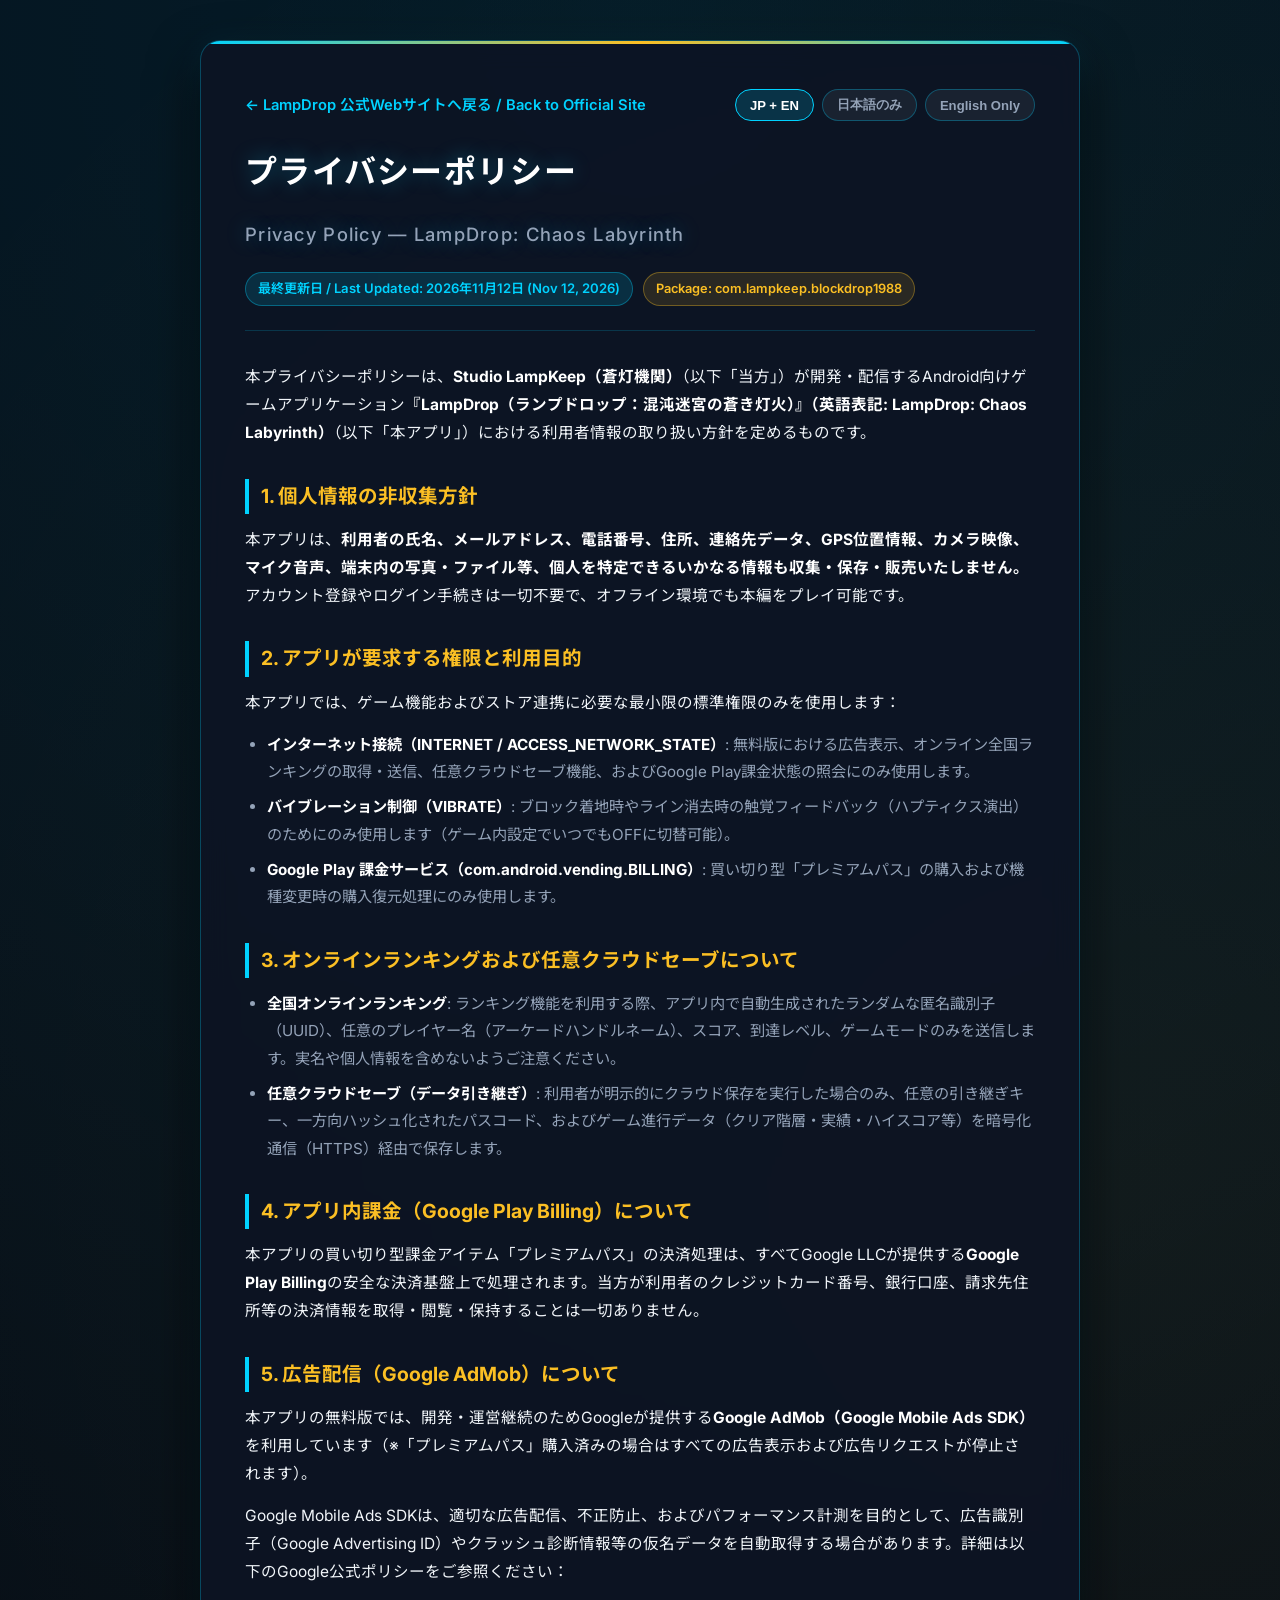
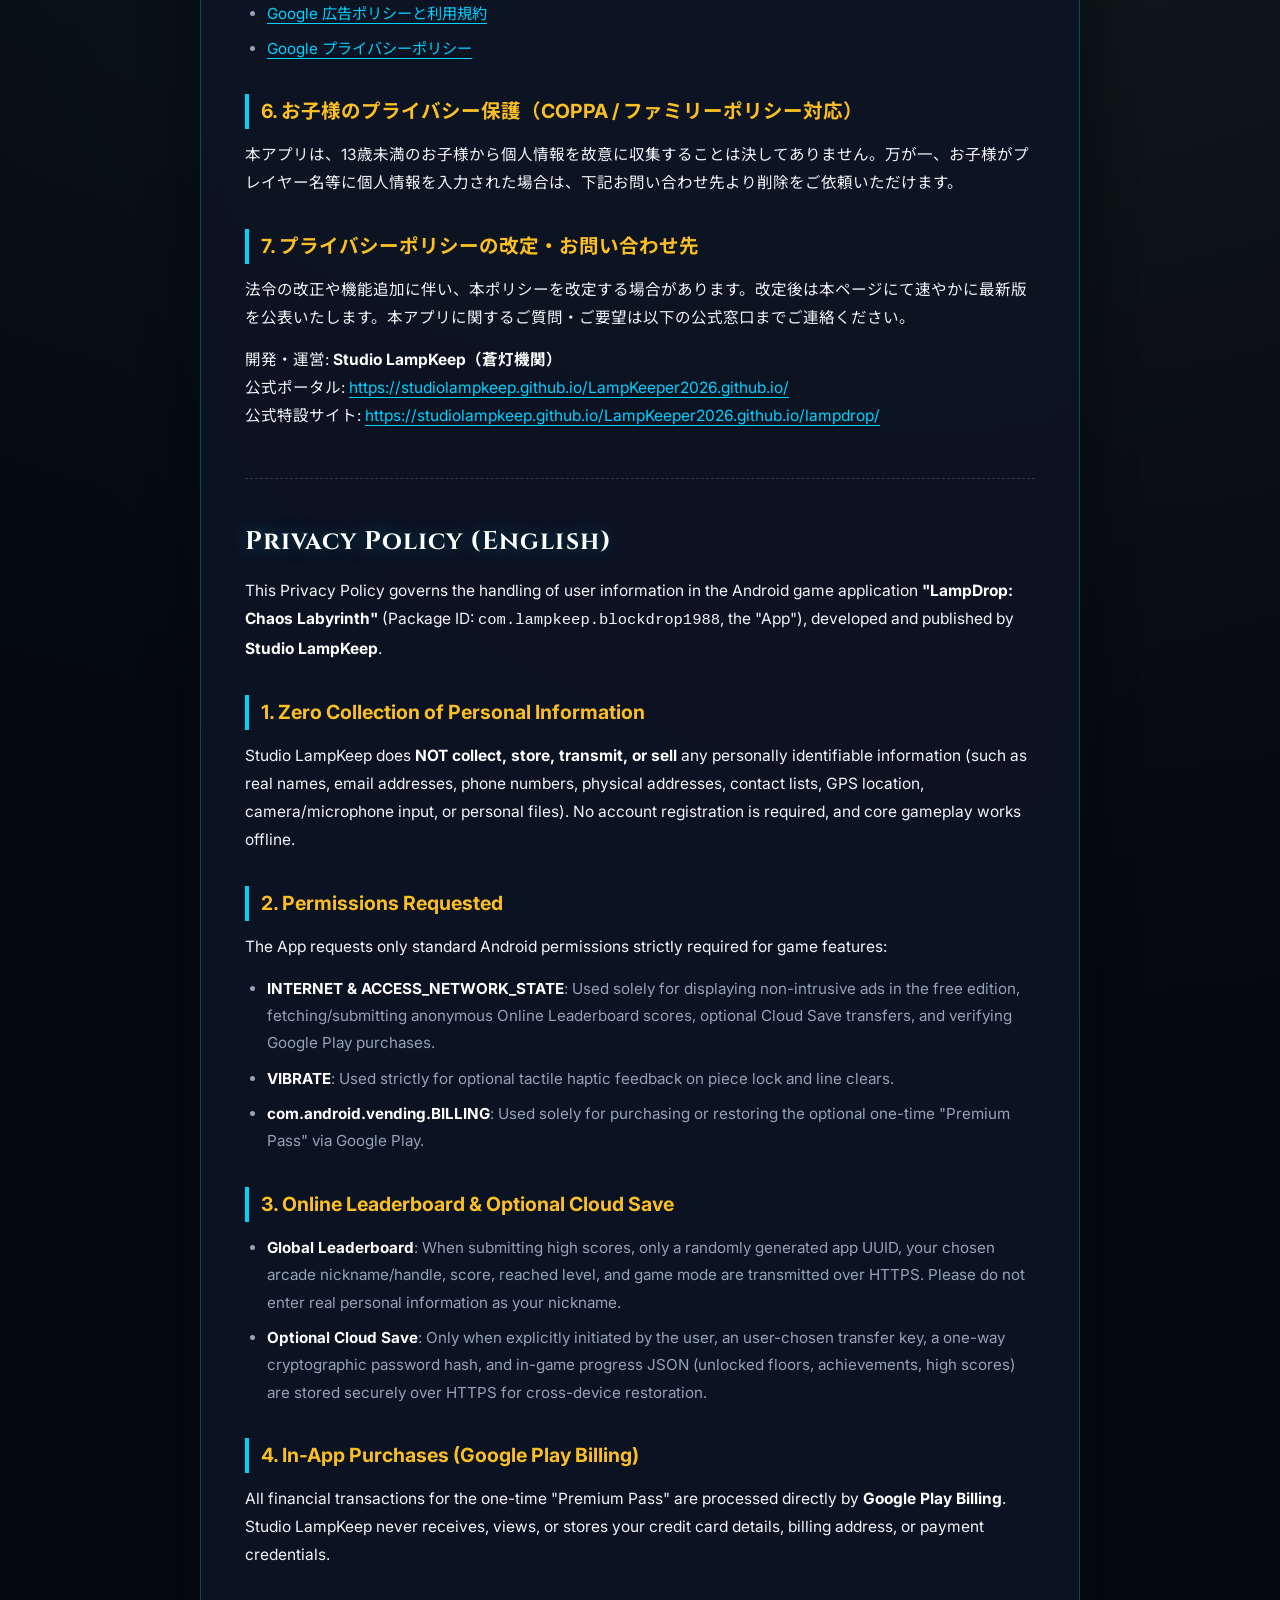
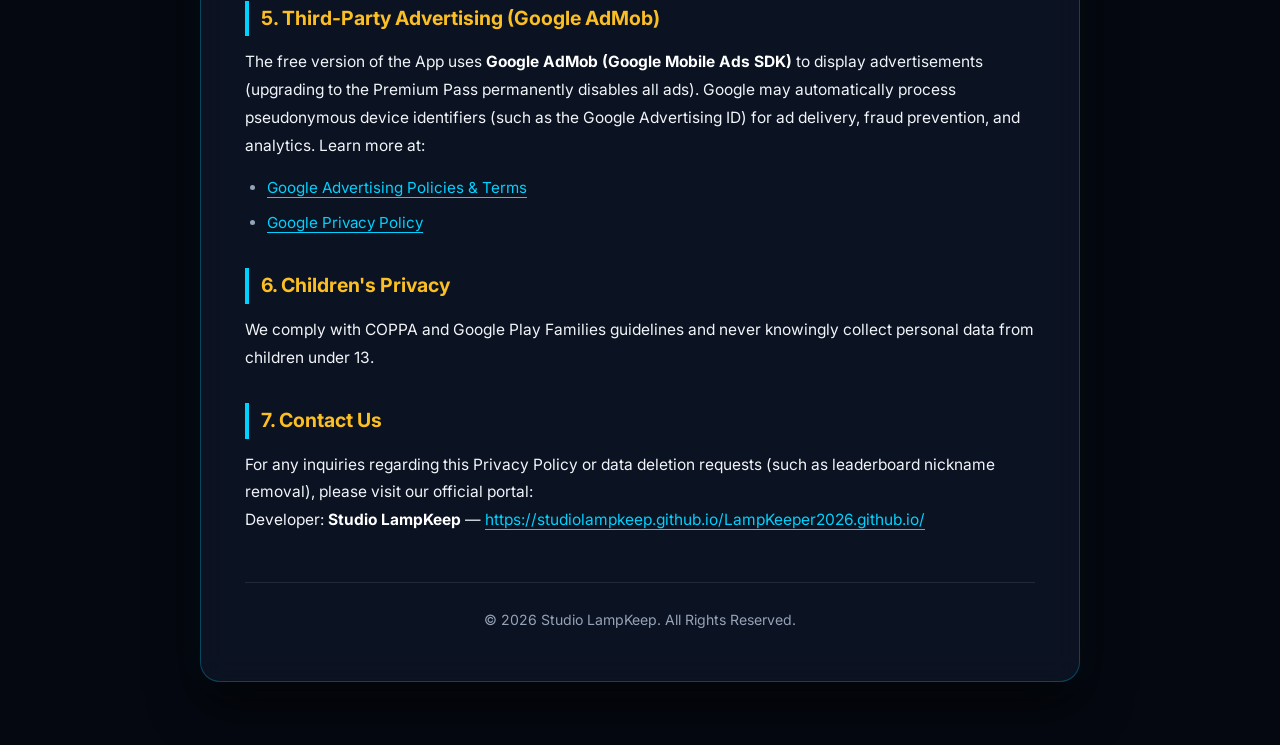
<file: lampdrop-privacy.html>
<!DOCTYPE html>
<html lang="ja">
<head>
    <meta charset="UTF-8">
    <meta name="viewport" content="width=device-width, initial-scale=1.0">
    <title>プライバシーポリシー (Privacy Policy) - LampDrop | Studio LampKeep</title>
    <meta name="description" content="Studio LampKeepが開発するダークファンタジー落下パズルRPG『LampDrop（ランプドロップ：混沌迷宮の蒼き灯火）』の公式プライバシーポリシー（日本語 / English）。">
    <link rel="icon" type="image/png" href="lampdrop/img/icon.png">
    <!-- Google Fonts -->
    <link rel="preconnect" href="https://fonts.googleapis.com">
    <link rel="preconnect" href="https://fonts.gstatic.com" crossorigin>
    <link href="https://fonts.googleapis.com/css2?family=Cinzel:wght@600;800&family=Inter:wght@400;500;600;700&family=Noto+Sans+JP:wght@400;500;700&display=swap" rel="stylesheet">
    <style>
        :root {
            --bg-color: #050811;
            --card-bg: rgba(13, 20, 36, 0.88);
            --card-border: rgba(0, 210, 255, 0.28);
            --text-main: #f1f5f9;
            --text-muted: #94a3b8;
            --accent-cyan: #00d2ff;
            --accent-gold: #fbbf24;
        }

        * {
            box-sizing: border-box;
            margin: 0;
            padding: 0;
        }

        body {
            background-color: var(--bg-color);
            background-image:
                radial-gradient(circle at 50% 0%, rgba(0, 210, 255, 0.1) 0%, transparent 60%),
                radial-gradient(circle at 85% 30%, rgba(251, 191, 36, 0.06) 0%, transparent 50%);
            color: var(--text-main);
            font-family: 'Inter', 'Noto Sans JP', sans-serif;
            line-height: 1.8;
            padding: 40px 20px 64px;
            min-height: 100vh;
        }

        .container {
            max-width: 880px;
            margin: 0 auto;
            background: var(--card-bg);
            border: 1px solid var(--card-border);
            border-radius: 20px;
            padding: 48px 44px;
            box-shadow: 0 20px 50px rgba(0, 0, 0, 0.75), 0 0 30px rgba(0, 210, 255, 0.08);
            backdrop-filter: blur(14px);
            position: relative;
            overflow: hidden;
        }

        .container::before {
            content: '';
            position: absolute;
            top: 0;
            left: 0;
            right: 0;
            height: 3px;
            background: linear-gradient(90deg, var(--accent-cyan), var(--accent-gold), var(--accent-cyan));
        }

        .top-bar {
            display: flex;
            justify-content: space-between;
            align-items: center;
            flex-wrap: wrap;
            gap: 12px;
            margin-bottom: 24px;
        }

        .nav-back {
            display: inline-flex;
            align-items: center;
            gap: 8px;
            color: var(--accent-cyan);
            text-decoration: none;
            font-size: 0.92rem;
            font-weight: 600;
            transition: transform 0.2s ease, color 0.2s ease;
        }

        .nav-back:hover {
            color: #ffffff;
            transform: translateX(-4px);
        }

        .lang-tabs {
            display: inline-flex;
            gap: 8px;
        }

        .lang-tab {
            background: rgba(255, 255, 255, 0.06);
            border: 1px solid rgba(0, 210, 255, 0.3);
            color: var(--text-muted);
            padding: 6px 14px;
            border-radius: 999px;
            font-size: 0.82rem;
            font-weight: 700;
            cursor: pointer;
            transition: all 0.2s ease;
        }

        .lang-tab.active, .lang-tab:hover {
            background: rgba(0, 210, 255, 0.16);
            border-color: var(--accent-cyan);
            color: #ffffff;
        }

        .header {
            border-bottom: 1px solid rgba(0, 210, 255, 0.18);
            padding-bottom: 24px;
            margin-bottom: 32px;
        }

        h1 {
            font-family: 'Cinzel', 'Noto Sans JP', serif;
            font-size: 2rem;
            color: #ffffff;
            letter-spacing: 0.04em;
            margin-bottom: 12px;
            text-shadow: 0 0 20px rgba(0, 210, 255, 0.35);
        }

        .meta-row {
            display: flex;
            flex-wrap: wrap;
            gap: 10px;
            align-items: center;
        }

        .updated-badge {
            display: inline-block;
            background: rgba(0, 210, 255, 0.14);
            color: var(--accent-cyan);
            border: 1px solid rgba(0, 210, 255, 0.35);
            padding: 4px 12px;
            border-radius: 999px;
            font-size: 0.82rem;
            font-weight: 600;
        }

        .pkg-badge {
            display: inline-block;
            background: rgba(251, 191, 36, 0.12);
            color: var(--accent-gold);
            border: 1px solid rgba(251, 191, 36, 0.35);
            padding: 4px 12px;
            border-radius: 999px;
            font-size: 0.8rem;
            font-weight: 600;
        }

        h2 {
            font-size: 1.22rem;
            color: var(--accent-gold);
            margin-top: 32px;
            margin-bottom: 12px;
            border-left: 4px solid var(--accent-cyan);
            padding-left: 12px;
        }

        p {
            color: var(--text-main);
            margin-bottom: 14px;
            font-size: 0.97rem;
        }

        ul {
            margin-left: 22px;
            margin-bottom: 18px;
            color: var(--text-muted);
            font-size: 0.95rem;
        }

        li {
            margin-bottom: 8px;
        }

        strong {
            color: #ffffff;
        }

        a {
            color: var(--accent-cyan);
            text-decoration: underline;
            text-underline-offset: 4px;
        }

        a:hover {
            color: #ffffff;
        }

        .en-section {
            margin-top: 48px;
            padding-top: 40px;
            border-top: 1px dashed rgba(255, 255, 255, 0.16);
        }

        .footer {
            margin-top: 48px;
            text-align: center;
            border-top: 1px solid rgba(255, 255, 255, 0.1);
            padding-top: 24px;
            color: var(--text-muted);
            font-size: 0.88rem;
        }

        @media (max-width: 640px) {
            body {
                padding: 20px 12px 44px;
            }
            .container {
                padding: 28px 20px;
            }
            h1 {
                font-size: 1.5rem;
            }
        }
    </style>
</head>
<body>

<div class="container">
    <div class="top-bar">
        <a href="lampdrop/index.html" class="nav-back">← LampDrop 公式Webサイトへ戻る / Back to Official Site</a>
        <div class="lang-tabs">
            <button class="lang-tab active" onclick="filterLang('both', this)">JP + EN</button>
            <button class="lang-tab" onclick="filterLang('ja', this)">日本語のみ</button>
            <button class="lang-tab" onclick="filterLang('en', this)">English Only</button>
        </div>
    </div>

    <div class="header">
        <h1>プライバシーポリシー<br><span style="font-size: 1.15rem; font-family: 'Inter', sans-serif; font-weight: 500; color: var(--text-muted);">Privacy Policy — LampDrop: Chaos Labyrinth</span></h1>
        <div class="meta-row">
            <span class="updated-badge">最終更新日 / Last Updated: 2026年11月12日 (Nov 12, 2026)</span>
            <span class="pkg-badge">Package: com.lampkeep.blockdrop1988</span>
        </div>
    </div>

    <!-- Japanese Section -->
    <div id="secJa">
        <p>本プライバシーポリシーは、<strong>Studio LampKeep（蒼灯機関）</strong>（以下「当方」）が開発・配信するAndroid向けゲームアプリケーション<strong>『LampDrop（ランプドロップ：混沌迷宮の蒼き灯火）』（英語表記: LampDrop: Chaos Labyrinth）</strong>（以下「本アプリ」）における利用者情報の取り扱い方針を定めるものです。</p>

        <h2>1. 個人情報の非収集方針</h2>
        <p>本アプリは、<strong>利用者の氏名、メールアドレス、電話番号、住所、連絡先データ、GPS位置情報、カメラ映像、マイク音声、端末内の写真・ファイル等、個人を特定できるいかなる情報も収集・保存・販売いたしません。</strong> アカウント登録やログイン手続きは一切不要で、オフライン環境でも本編をプレイ可能です。</p>

        <h2>2. アプリが要求する権限と利用目的</h2>
        <p>本アプリでは、ゲーム機能およびストア連携に必要な最小限の標準権限のみを使用します：</p>
        <ul>
            <li><strong>インターネット接続（INTERNET / ACCESS_NETWORK_STATE）</strong>: 無料版における広告表示、オンライン全国ランキングの取得・送信、任意クラウドセーブ機能、およびGoogle Play課金状態の照会にのみ使用します。</li>
            <li><strong>バイブレーション制御（VIBRATE）</strong>: ブロック着地時やライン消去時の触覚フィードバック（ハプティクス演出）のためにのみ使用します（ゲーム内設定でいつでもOFFに切替可能）。</li>
            <li><strong>Google Play 課金サービス（com.android.vending.BILLING）</strong>: 買い切り型「プレミアムパス」の購入および機種変更時の購入復元処理にのみ使用します。</li>
        </ul>

        <h2>3. オンラインランキングおよび任意クラウドセーブについて</h2>
        <ul>
            <li><strong>全国オンラインランキング</strong>: ランキング機能を利用する際、アプリ内で自動生成されたランダムな匿名識別子（UUID）、任意のプレイヤー名（アーケードハンドルネーム）、スコア、到達レベル、ゲームモードのみを送信します。実名や個人情報を含めないようご注意ください。</li>
            <li><strong>任意クラウドセーブ（データ引き継ぎ）</strong>: 利用者が明示的にクラウド保存を実行した場合のみ、任意の引き継ぎキー、一方向ハッシュ化されたパスコード、およびゲーム進行データ（クリア階層・実績・ハイスコア等）を暗号化通信（HTTPS）経由で保存します。</li>
        </ul>

        <h2>4. アプリ内課金（Google Play Billing）について</h2>
        <p>本アプリの買い切り型課金アイテム「プレミアムパス」の決済処理は、すべてGoogle LLCが提供する<strong>Google Play Billing</strong>の安全な決済基盤上で処理されます。当方が利用者のクレジットカード番号、銀行口座、請求先住所等の決済情報を取得・閲覧・保持することは一切ありません。</p>

        <h2>5. 広告配信（Google AdMob）について</h2>
        <p>本アプリの無料版では、開発・運営継続のためGoogleが提供する<strong>Google AdMob（Google Mobile Ads SDK）</strong>を利用しています（※「プレミアムパス」購入済みの場合はすべての広告表示および広告リクエストが停止されます）。</p>
        <p>Google Mobile Ads SDKは、適切な広告配信、不正防止、およびパフォーマンス計測を目的として、広告識別子（Google Advertising ID）やクラッシュ診断情報等の仮名データを自動取得する場合があります。詳細は以下のGoogle公式ポリシーをご参照ください：</p>
        <ul>
            <li><a href="https://policies.google.com/technologies/ads" target="_blank" rel="noopener">Google 広告ポリシーと利用規約</a></li>
            <li><a href="https://policies.google.com/privacy" target="_blank" rel="noopener">Google プライバシーポリシー</a></li>
        </ul>

        <h2>6. お子様のプライバシー保護（COPPA / ファミリーポリシー対応）</h2>
        <p>本アプリは、13歳未満のお子様から個人情報を故意に収集することは決してありません。万が一、お子様がプレイヤー名等に個人情報を入力された場合は、下記お問い合わせ先より削除をご依頼いただけます。</p>

        <h2>7. プライバシーポリシーの改定・お問い合わせ先</h2>
        <p>法令の改正や機能追加に伴い、本ポリシーを改定する場合があります。改定後は本ページにて速やかに最新版を公表いたします。本アプリに関するご質問・ご要望は以下の公式窓口までご連絡ください。</p>
        <p>開発・運営: <strong>Studio LampKeep（蒼灯機関）</strong><br>
        公式ポータル: <a href="https://studiolampkeep.github.io/LampKeeper2026.github.io/" target="_blank" rel="noopener">https://studiolampkeep.github.io/LampKeeper2026.github.io/</a><br>
        公式特設サイト: <a href="https://studiolampkeep.github.io/LampKeeper2026.github.io/lampdrop/" target="_blank" rel="noopener">https://studiolampkeep.github.io/LampKeeper2026.github.io/lampdrop/</a></p>
    </div>

    <!-- English Section -->
    <div id="secEn" class="en-section">
        <h1 style="font-size: 1.6rem;">Privacy Policy (English)</h1>
        <p style="margin-top: 10px;">This Privacy Policy governs the handling of user information in the Android game application <strong>"LampDrop: Chaos Labyrinth"</strong> (Package ID: <code>com.lampkeep.blockdrop1988</code>, the "App"), developed and published by <strong>Studio LampKeep</strong>.</p>

        <h2>1. Zero Collection of Personal Information</h2>
        <p>Studio LampKeep does <strong>NOT collect, store, transmit, or sell</strong> any personally identifiable information (such as real names, email addresses, phone numbers, physical addresses, contact lists, GPS location, camera/microphone input, or personal files). No account registration is required, and core gameplay works offline.</p>

        <h2>2. Permissions Requested</h2>
        <p>The App requests only standard Android permissions strictly required for game features:</p>
        <ul>
            <li><strong>INTERNET &amp; ACCESS_NETWORK_STATE</strong>: Used solely for displaying non-intrusive ads in the free edition, fetching/submitting anonymous Online Leaderboard scores, optional Cloud Save transfers, and verifying Google Play purchases.</li>
            <li><strong>VIBRATE</strong>: Used strictly for optional tactile haptic feedback on piece lock and line clears.</li>
            <li><strong>com.android.vending.BILLING</strong>: Used solely for purchasing or restoring the optional one-time "Premium Pass" via Google Play.</li>
        </ul>

        <h2>3. Online Leaderboard &amp; Optional Cloud Save</h2>
        <ul>
            <li><strong>Global Leaderboard</strong>: When submitting high scores, only a randomly generated app UUID, your chosen arcade nickname/handle, score, reached level, and game mode are transmitted over HTTPS. Please do not enter real personal information as your nickname.</li>
            <li><strong>Optional Cloud Save</strong>: Only when explicitly initiated by the user, an user-chosen transfer key, a one-way cryptographic password hash, and in-game progress JSON (unlocked floors, achievements, high scores) are stored securely over HTTPS for cross-device restoration.</li>
        </ul>

        <h2>4. In-App Purchases (Google Play Billing)</h2>
        <p>All financial transactions for the one-time "Premium Pass" are processed directly by <strong>Google Play Billing</strong>. Studio LampKeep never receives, views, or stores your credit card details, billing address, or payment credentials.</p>

        <h2>5. Third-Party Advertising (Google AdMob)</h2>
        <p>The free version of the App uses <strong>Google AdMob (Google Mobile Ads SDK)</strong> to display advertisements (upgrading to the Premium Pass permanently disables all ads). Google may automatically process pseudonymous device identifiers (such as the Google Advertising ID) for ad delivery, fraud prevention, and analytics. Learn more at:</p>
        <ul>
            <li><a href="https://policies.google.com/technologies/ads" target="_blank" rel="noopener">Google Advertising Policies &amp; Terms</a></li>
            <li><a href="https://policies.google.com/privacy" target="_blank" rel="noopener">Google Privacy Policy</a></li>
        </ul>

        <h2>6. Children's Privacy</h2>
        <p>We comply with COPPA and Google Play Families guidelines and never knowingly collect personal data from children under 13.</p>

        <h2>7. Contact Us</h2>
        <p>For any inquiries regarding this Privacy Policy or data deletion requests (such as leaderboard nickname removal), please visit our official portal:<br>
        Developer: <strong>Studio LampKeep</strong> — <a href="https://studiolampkeep.github.io/LampKeeper2026.github.io/" target="_blank" rel="noopener">https://studiolampkeep.github.io/LampKeeper2026.github.io/</a></p>
    </div>

    <div class="footer">
        &copy; 2026 Studio LampKeep. All Rights Reserved.
    </div>
</div>

<script>
    function filterLang(mode, btn) {
        document.querySelectorAll('.lang-tab').forEach(b => b.classList.remove('active'));
        if (btn) btn.classList.add('active');
        const ja = document.getElementById('secJa');
        const en = document.getElementById('secEn');
        if (mode === 'ja') {
            ja.style.display = 'block';
            en.style.display = 'none';
        } else if (mode === 'en') {
            ja.style.display = 'none';
            en.style.display = 'block';
            en.style.marginTop = '0';
            en.style.paddingTop = '0';
            en.style.borderTop = 'none';
        } else {
            ja.style.display = 'block';
            en.style.display = 'block';
            en.style.marginTop = '48px';
            en.style.paddingTop = '40px';
            en.style.borderTop = '1px dashed rgba(255, 255, 255, 0.16)';
        }
    }
</script>

</body>
</html>
</file>
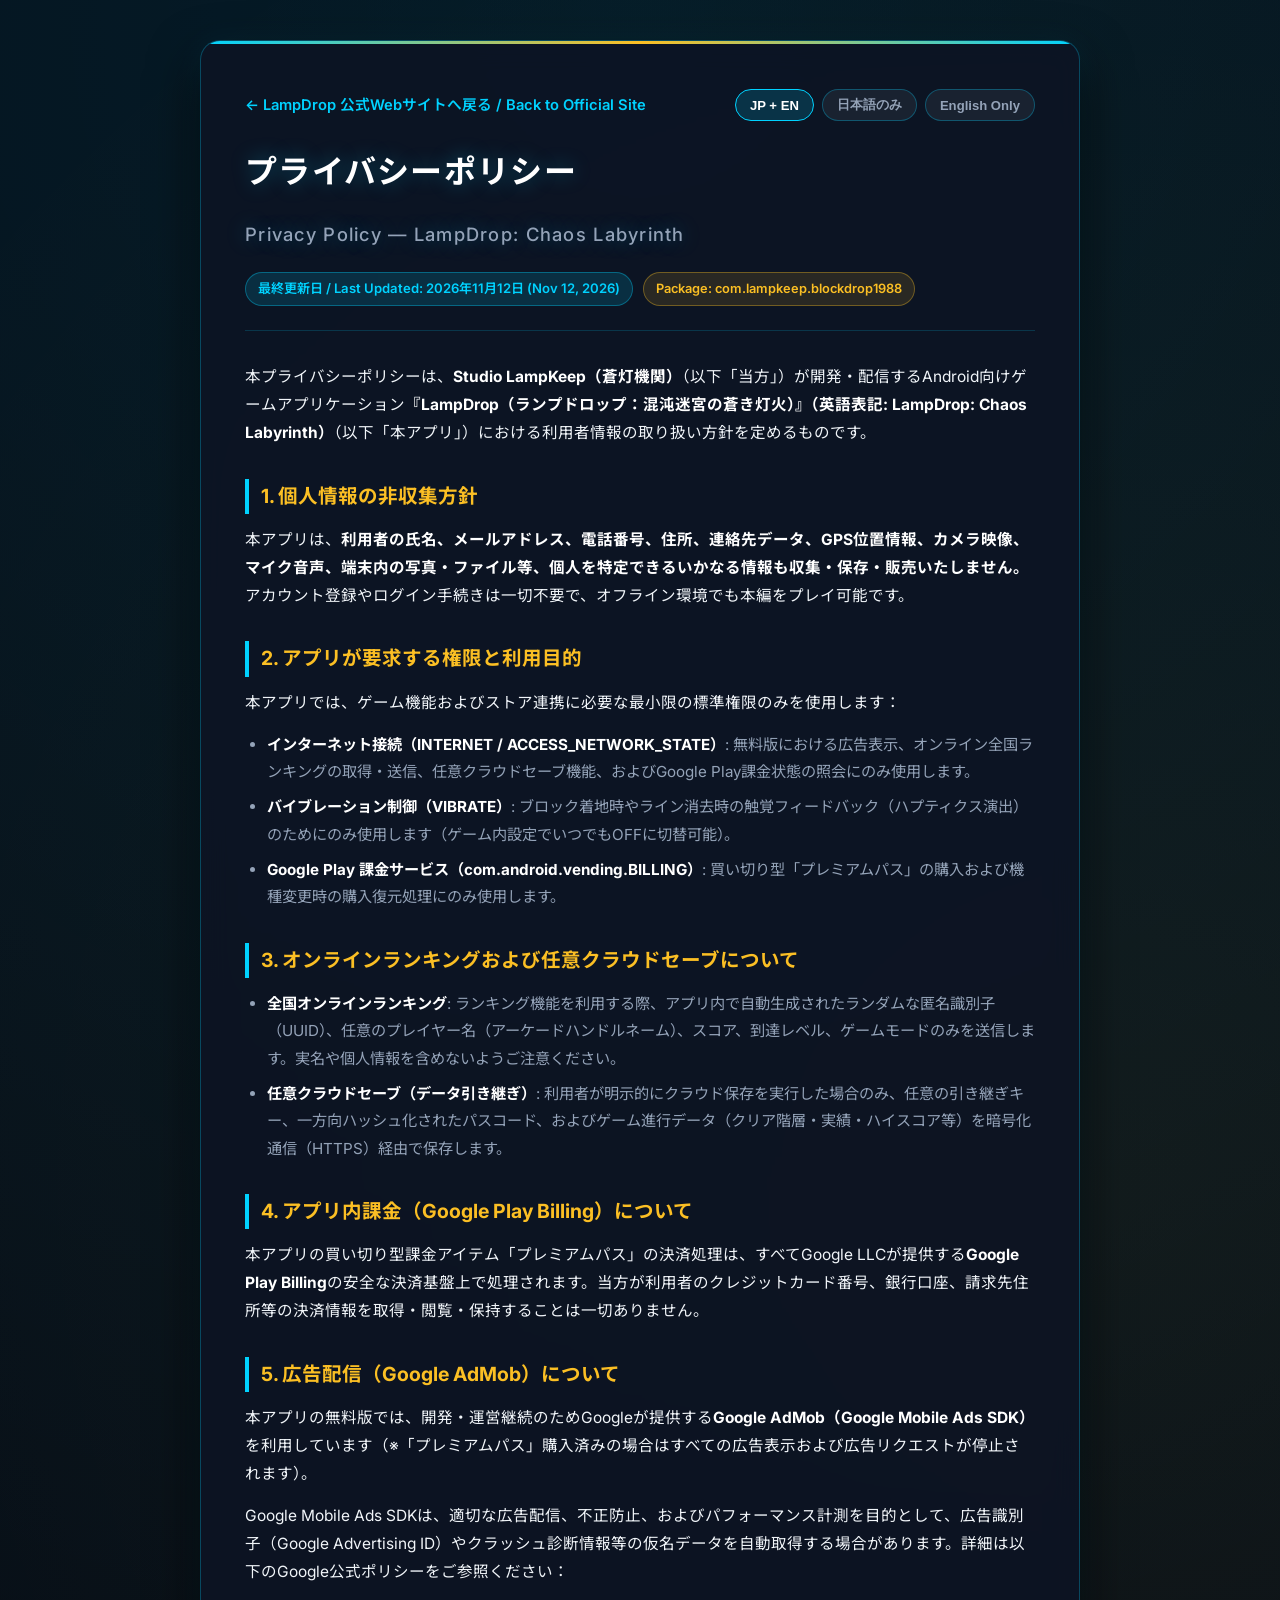
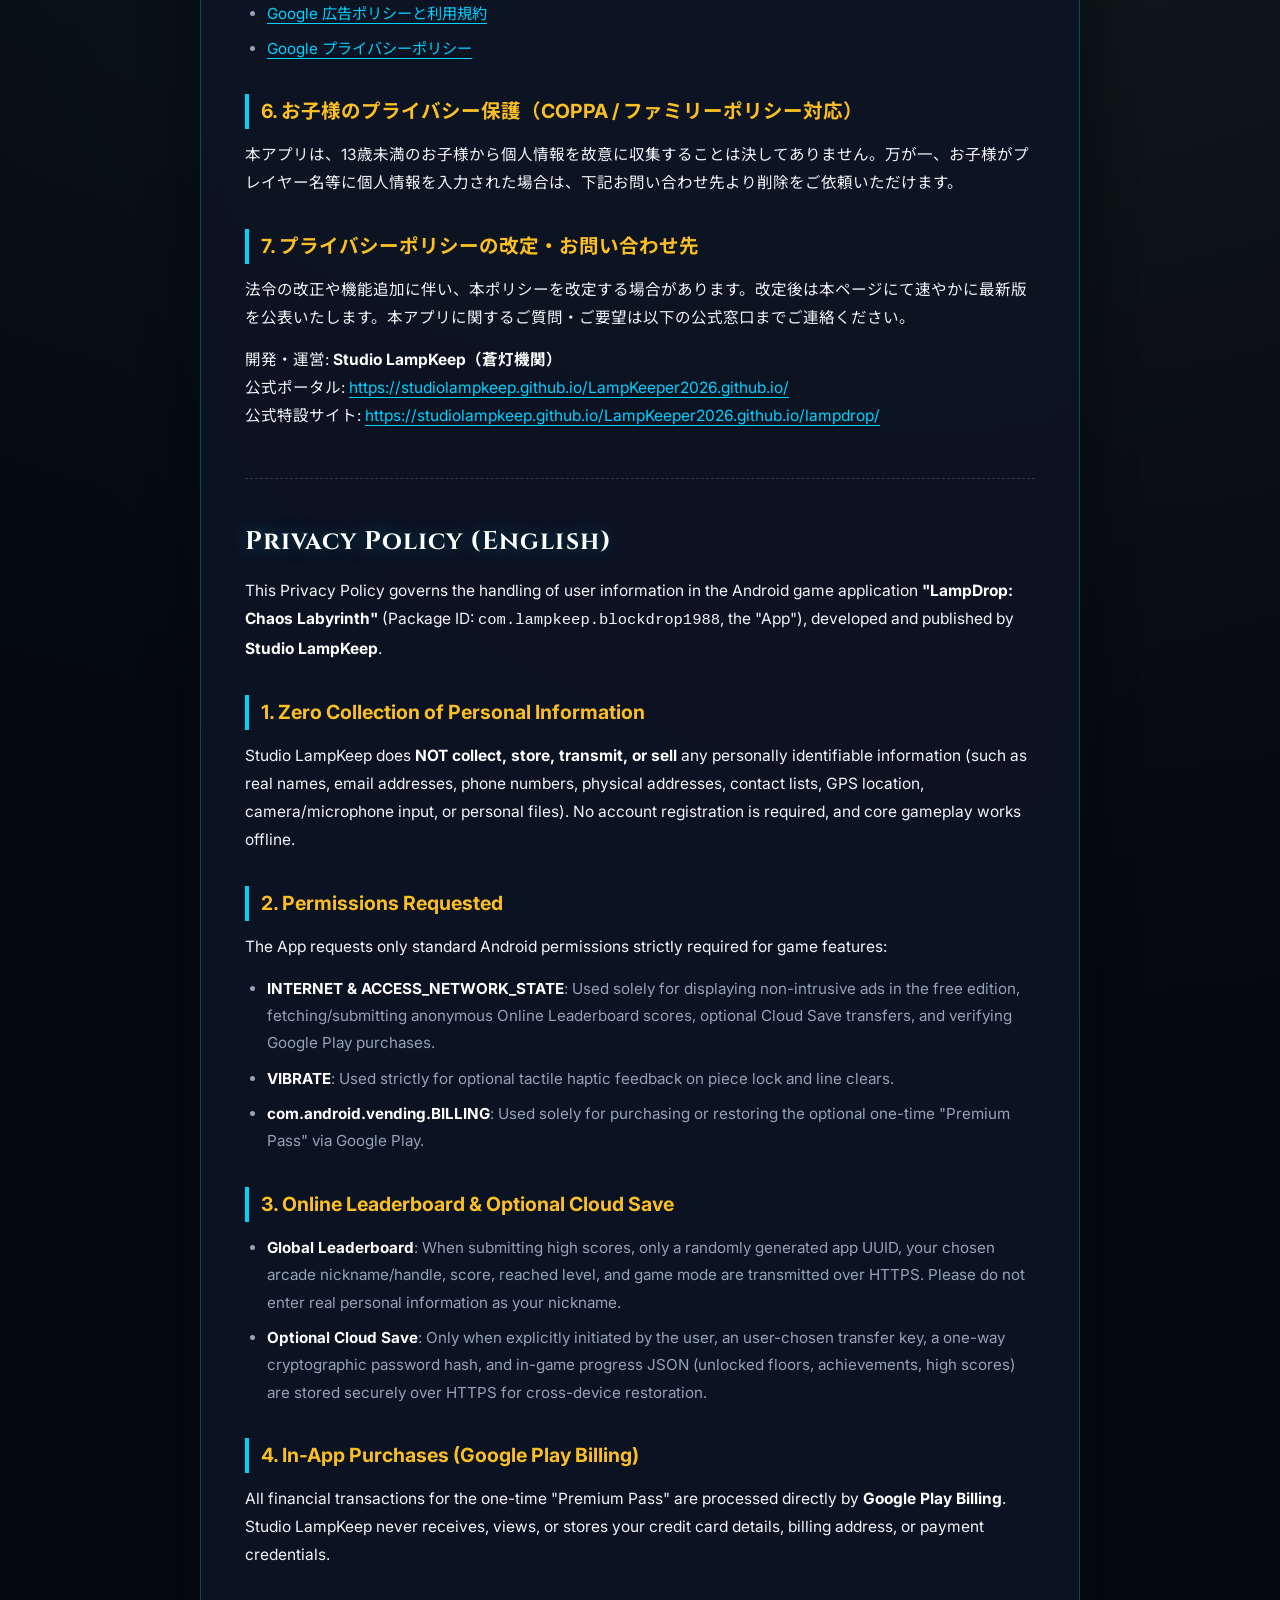
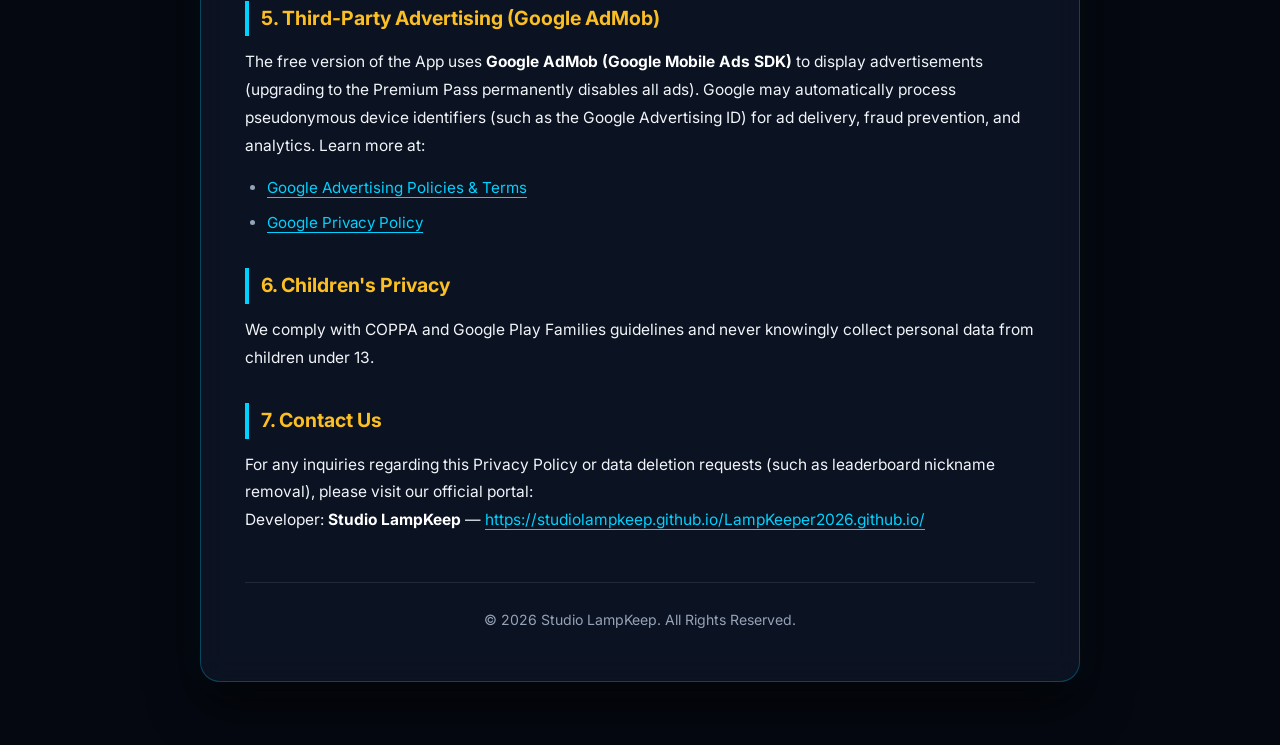
<file: lampdrop/lampdrop-privacy.html>
<!DOCTYPE html>
<html lang="ja">
<head>
    <meta charset="UTF-8">
    <meta name="viewport" content="width=device-width, initial-scale=1.0">
    <title>プライバシーポリシー (Privacy Policy) - LampDrop | Studio LampKeep</title>
    <meta name="description" content="Studio LampKeepが開発するダークファンタジー落下パズルRPG『LampDrop（ランプドロップ：混沌迷宮の蒼き灯火）』の公式プライバシーポリシー（日本語 / English）。">
    <link rel="icon" type="image/png" href="img/icon.png">
    <!-- Google Fonts -->
    <link rel="preconnect" href="https://fonts.googleapis.com">
    <link rel="preconnect" href="https://fonts.gstatic.com" crossorigin>
    <link href="https://fonts.googleapis.com/css2?family=Cinzel:wght@600;800&family=Inter:wght@400;500;600;700&family=Noto+Sans+JP:wght@400;500;700&display=swap" rel="stylesheet">
    <style>
        :root {
            --bg-color: #050811;
            --card-bg: rgba(13, 20, 36, 0.88);
            --card-border: rgba(0, 210, 255, 0.28);
            --text-main: #f1f5f9;
            --text-muted: #94a3b8;
            --accent-cyan: #00d2ff;
            --accent-gold: #fbbf24;
        }

        * {
            box-sizing: border-box;
            margin: 0;
            padding: 0;
        }

        body {
            background-color: var(--bg-color);
            background-image:
                radial-gradient(circle at 50% 0%, rgba(0, 210, 255, 0.1) 0%, transparent 60%),
                radial-gradient(circle at 85% 30%, rgba(251, 191, 36, 0.06) 0%, transparent 50%);
            color: var(--text-main);
            font-family: 'Inter', 'Noto Sans JP', sans-serif;
            line-height: 1.8;
            padding: 40px 20px 64px;
            min-height: 100vh;
        }

        .container {
            max-width: 880px;
            margin: 0 auto;
            background: var(--card-bg);
            border: 1px solid var(--card-border);
            border-radius: 20px;
            padding: 48px 44px;
            box-shadow: 0 20px 50px rgba(0, 0, 0, 0.75), 0 0 30px rgba(0, 210, 255, 0.08);
            backdrop-filter: blur(14px);
            position: relative;
            overflow: hidden;
        }

        .container::before {
            content: '';
            position: absolute;
            top: 0;
            left: 0;
            right: 0;
            height: 3px;
            background: linear-gradient(90deg, var(--accent-cyan), var(--accent-gold), var(--accent-cyan));
        }

        .top-bar {
            display: flex;
            justify-content: space-between;
            align-items: center;
            flex-wrap: wrap;
            gap: 12px;
            margin-bottom: 24px;
        }

        .nav-back {
            display: inline-flex;
            align-items: center;
            gap: 8px;
            color: var(--accent-cyan);
            text-decoration: none;
            font-size: 0.92rem;
            font-weight: 600;
            transition: transform 0.2s ease, color 0.2s ease;
        }

        .nav-back:hover {
            color: #ffffff;
            transform: translateX(-4px);
        }

        .lang-tabs {
            display: inline-flex;
            gap: 8px;
        }

        .lang-tab {
            background: rgba(255, 255, 255, 0.06);
            border: 1px solid rgba(0, 210, 255, 0.3);
            color: var(--text-muted);
            padding: 6px 14px;
            border-radius: 999px;
            font-size: 0.82rem;
            font-weight: 700;
            cursor: pointer;
            transition: all 0.2s ease;
        }

        .lang-tab.active, .lang-tab:hover {
            background: rgba(0, 210, 255, 0.16);
            border-color: var(--accent-cyan);
            color: #ffffff;
        }

        .header {
            border-bottom: 1px solid rgba(0, 210, 255, 0.18);
            padding-bottom: 24px;
            margin-bottom: 32px;
        }

        h1 {
            font-family: 'Cinzel', 'Noto Sans JP', serif;
            font-size: 2rem;
            color: #ffffff;
            letter-spacing: 0.04em;
            margin-bottom: 12px;
            text-shadow: 0 0 20px rgba(0, 210, 255, 0.35);
        }

        .meta-row {
            display: flex;
            flex-wrap: wrap;
            gap: 10px;
            align-items: center;
        }

        .updated-badge {
            display: inline-block;
            background: rgba(0, 210, 255, 0.14);
            color: var(--accent-cyan);
            border: 1px solid rgba(0, 210, 255, 0.35);
            padding: 4px 12px;
            border-radius: 999px;
            font-size: 0.82rem;
            font-weight: 600;
        }

        .pkg-badge {
            display: inline-block;
            background: rgba(251, 191, 36, 0.12);
            color: var(--accent-gold);
            border: 1px solid rgba(251, 191, 36, 0.35);
            padding: 4px 12px;
            border-radius: 999px;
            font-size: 0.8rem;
            font-weight: 600;
        }

        h2 {
            font-size: 1.22rem;
            color: var(--accent-gold);
            margin-top: 32px;
            margin-bottom: 12px;
            border-left: 4px solid var(--accent-cyan);
            padding-left: 12px;
        }

        p {
            color: var(--text-main);
            margin-bottom: 14px;
            font-size: 0.97rem;
        }

        ul {
            margin-left: 22px;
            margin-bottom: 18px;
            color: var(--text-muted);
            font-size: 0.95rem;
        }

        li {
            margin-bottom: 8px;
        }

        strong {
            color: #ffffff;
        }

        a {
            color: var(--accent-cyan);
            text-decoration: underline;
            text-underline-offset: 4px;
        }

        a:hover {
            color: #ffffff;
        }

        .en-section {
            margin-top: 48px;
            padding-top: 40px;
            border-top: 1px dashed rgba(255, 255, 255, 0.16);
        }

        .footer {
            margin-top: 48px;
            text-align: center;
            border-top: 1px solid rgba(255, 255, 255, 0.1);
            padding-top: 24px;
            color: var(--text-muted);
            font-size: 0.88rem;
        }

        @media (max-width: 640px) {
            body {
                padding: 20px 12px 44px;
            }
            .container {
                padding: 28px 20px;
            }
            h1 {
                font-size: 1.5rem;
            }
        }
    </style>
</head>
<body>

<div class="container">
    <div class="top-bar">
        <a href="index.html" class="nav-back">← LampDrop 公式Webサイトへ戻る / Back to Official Site</a>
        <div class="lang-tabs">
            <button class="lang-tab active" onclick="filterLang('both', this)">JP + EN</button>
            <button class="lang-tab" onclick="filterLang('ja', this)">日本語のみ</button>
            <button class="lang-tab" onclick="filterLang('en', this)">English Only</button>
        </div>
    </div>

    <div class="header">
        <h1>プライバシーポリシー<br><span style="font-size: 1.15rem; font-family: 'Inter', sans-serif; font-weight: 500; color: var(--text-muted);">Privacy Policy — LampDrop: Chaos Labyrinth</span></h1>
        <div class="meta-row">
            <span class="updated-badge">最終更新日 / Last Updated: 2026年11月12日 (Nov 12, 2026)</span>
            <span class="pkg-badge">Package: com.lampkeep.blockdrop1988</span>
        </div>
    </div>

    <!-- Japanese Section -->
    <div id="secJa">
        <p>本プライバシーポリシーは、<strong>Studio LampKeep（蒼灯機関）</strong>（以下「当方」）が開発・配信するAndroid向けゲームアプリケーション<strong>『LampDrop（ランプドロップ：混沌迷宮の蒼き灯火）』（英語表記: LampDrop: Chaos Labyrinth）</strong>（以下「本アプリ」）における利用者情報の取り扱い方針を定めるものです。</p>

        <h2>1. 個人情報の非収集方針</h2>
        <p>本アプリは、<strong>利用者の氏名、メールアドレス、電話番号、住所、連絡先データ、GPS位置情報、カメラ映像、マイク音声、端末内の写真・ファイル等、個人を特定できるいかなる情報も収集・保存・販売いたしません。</strong> アカウント登録やログイン手続きは一切不要で、オフライン環境でも本編をプレイ可能です。</p>

        <h2>2. アプリが要求する権限と利用目的</h2>
        <p>本アプリでは、ゲーム機能およびストア連携に必要な最小限の標準権限のみを使用します：</p>
        <ul>
            <li><strong>インターネット接続（INTERNET / ACCESS_NETWORK_STATE）</strong>: 無料版における広告表示、オンライン全国ランキングの取得・送信、任意クラウドセーブ機能、およびGoogle Play課金状態の照会にのみ使用します。</li>
            <li><strong>バイブレーション制御（VIBRATE）</strong>: ブロック着地時やライン消去時の触覚フィードバック（ハプティクス演出）のためにのみ使用します（ゲーム内設定でいつでもOFFに切替可能）。</li>
            <li><strong>Google Play 課金サービス（com.android.vending.BILLING）</strong>: 買い切り型「プレミアムパス」の購入および機種変更時の購入復元処理にのみ使用します。</li>
        </ul>

        <h2>3. オンラインランキングおよび任意クラウドセーブについて</h2>
        <ul>
            <li><strong>全国オンラインランキング</strong>: ランキング機能を利用する際、アプリ内で自動生成されたランダムな匿名識別子（UUID）、任意のプレイヤー名（アーケードハンドルネーム）、スコア、到達レベル、ゲームモードのみを送信します。実名や個人情報を含めないようご注意ください。</li>
            <li><strong>任意クラウドセーブ（データ引き継ぎ）</strong>: 利用者が明示的にクラウド保存を実行した場合のみ、任意の引き継ぎキー、一方向ハッシュ化されたパスコード、およびゲーム進行データ（クリア階層・実績・ハイスコア等）を暗号化通信（HTTPS）経由で保存します。</li>
        </ul>

        <h2>4. アプリ内課金（Google Play Billing）について</h2>
        <p>本アプリの買い切り型課金アイテム「プレミアムパス」の決済処理は、すべてGoogle LLCが提供する<strong>Google Play Billing</strong>の安全な決済基盤上で処理されます。当方が利用者のクレジットカード番号、銀行口座、請求先住所等の決済情報を取得・閲覧・保持することは一切ありません。</p>

        <h2>5. 広告配信（Google AdMob）について</h2>
        <p>本アプリの無料版では、開発・運営継続のためGoogleが提供する<strong>Google AdMob（Google Mobile Ads SDK）</strong>を利用しています（※「プレミアムパス」購入済みの場合はすべての広告表示および広告リクエストが停止されます）。</p>
        <p>Google Mobile Ads SDKは、適切な広告配信、不正防止、およびパフォーマンス計測を目的として、広告識別子（Google Advertising ID）やクラッシュ診断情報等の仮名データを自動取得する場合があります。詳細は以下のGoogle公式ポリシーをご参照ください：</p>
        <ul>
            <li><a href="https://policies.google.com/technologies/ads" target="_blank" rel="noopener">Google 広告ポリシーと利用規約</a></li>
            <li><a href="https://policies.google.com/privacy" target="_blank" rel="noopener">Google プライバシーポリシー</a></li>
        </ul>

        <h2>6. お子様のプライバシー保護（COPPA / ファミリーポリシー対応）</h2>
        <p>本アプリは、13歳未満のお子様から個人情報を故意に収集することは決してありません。万が一、お子様がプレイヤー名等に個人情報を入力された場合は、下記お問い合わせ先より削除をご依頼いただけます。</p>

        <h2>7. プライバシーポリシーの改定・お問い合わせ先</h2>
        <p>法令の改正や機能追加に伴い、本ポリシーを改定する場合があります。改定後は本ページにて速やかに最新版を公表いたします。本アプリに関するご質問・ご要望は以下の公式窓口までご連絡ください。</p>
        <p>開発・運営: <strong>Studio LampKeep（蒼灯機関）</strong><br>
        公式ポータル: <a href="https://studiolampkeep.github.io/LampKeeper2026.github.io/" target="_blank" rel="noopener">https://studiolampkeep.github.io/LampKeeper2026.github.io/</a><br>
        公式特設サイト: <a href="https://studiolampkeep.github.io/LampKeeper2026.github.io/lampdrop/" target="_blank" rel="noopener">https://studiolampkeep.github.io/LampKeeper2026.github.io/lampdrop/</a></p>
    </div>

    <!-- English Section -->
    <div id="secEn" class="en-section">
        <h1 style="font-size: 1.6rem;">Privacy Policy (English)</h1>
        <p style="margin-top: 10px;">This Privacy Policy governs the handling of user information in the Android game application <strong>"LampDrop: Chaos Labyrinth"</strong> (Package ID: <code>com.lampkeep.blockdrop1988</code>, the "App"), developed and published by <strong>Studio LampKeep</strong>.</p>

        <h2>1. Zero Collection of Personal Information</h2>
        <p>Studio LampKeep does <strong>NOT collect, store, transmit, or sell</strong> any personally identifiable information (such as real names, email addresses, phone numbers, physical addresses, contact lists, GPS location, camera/microphone input, or personal files). No account registration is required, and core gameplay works offline.</p>

        <h2>2. Permissions Requested</h2>
        <p>The App requests only standard Android permissions strictly required for game features:</p>
        <ul>
            <li><strong>INTERNET &amp; ACCESS_NETWORK_STATE</strong>: Used solely for displaying non-intrusive ads in the free edition, fetching/submitting anonymous Online Leaderboard scores, optional Cloud Save transfers, and verifying Google Play purchases.</li>
            <li><strong>VIBRATE</strong>: Used strictly for optional tactile haptic feedback on piece lock and line clears.</li>
            <li><strong>com.android.vending.BILLING</strong>: Used solely for purchasing or restoring the optional one-time "Premium Pass" via Google Play.</li>
        </ul>

        <h2>3. Online Leaderboard &amp; Optional Cloud Save</h2>
        <ul>
            <li><strong>Global Leaderboard</strong>: When submitting high scores, only a randomly generated app UUID, your chosen arcade nickname/handle, score, reached level, and game mode are transmitted over HTTPS. Please do not enter real personal information as your nickname.</li>
            <li><strong>Optional Cloud Save</strong>: Only when explicitly initiated by the user, an user-chosen transfer key, a one-way cryptographic password hash, and in-game progress JSON (unlocked floors, achievements, high scores) are stored securely over HTTPS for cross-device restoration.</li>
        </ul>

        <h2>4. In-App Purchases (Google Play Billing)</h2>
        <p>All financial transactions for the one-time "Premium Pass" are processed directly by <strong>Google Play Billing</strong>. Studio LampKeep never receives, views, or stores your credit card details, billing address, or payment credentials.</p>

        <h2>5. Third-Party Advertising (Google AdMob)</h2>
        <p>The free version of the App uses <strong>Google AdMob (Google Mobile Ads SDK)</strong> to display advertisements (upgrading to the Premium Pass permanently disables all ads). Google may automatically process pseudonymous device identifiers (such as the Google Advertising ID) for ad delivery, fraud prevention, and analytics. Learn more at:</p>
        <ul>
            <li><a href="https://policies.google.com/technologies/ads" target="_blank" rel="noopener">Google Advertising Policies &amp; Terms</a></li>
            <li><a href="https://policies.google.com/privacy" target="_blank" rel="noopener">Google Privacy Policy</a></li>
        </ul>

        <h2>6. Children's Privacy</h2>
        <p>We comply with COPPA and Google Play Families guidelines and never knowingly collect personal data from children under 13.</p>

        <h2>7. Contact Us</h2>
        <p>For any inquiries regarding this Privacy Policy or data deletion requests (such as leaderboard nickname removal), please visit our official portal:<br>
        Developer: <strong>Studio LampKeep</strong> — <a href="https://studiolampkeep.github.io/LampKeeper2026.github.io/" target="_blank" rel="noopener">https://studiolampkeep.github.io/LampKeeper2026.github.io/</a></p>
    </div>

    <div class="footer">
        &copy; 2026 Studio LampKeep. All Rights Reserved.
    </div>
</div>

<script>
    function filterLang(mode, btn) {
        document.querySelectorAll('.lang-tab').forEach(b => b.classList.remove('active'));
        if (btn) btn.classList.add('active');
        const ja = document.getElementById('secJa');
        const en = document.getElementById('secEn');
        if (mode === 'ja') {
            ja.style.display = 'block';
            en.style.display = 'none';
        } else if (mode === 'en') {
            ja.style.display = 'none';
            en.style.display = 'block';
            en.style.marginTop = '0';
            en.style.paddingTop = '0';
            en.style.borderTop = 'none';
        } else {
            ja.style.display = 'block';
            en.style.display = 'block';
            en.style.marginTop = '48px';
            en.style.paddingTop = '40px';
            en.style.borderTop = '1px dashed rgba(255, 255, 255, 0.16)';
        }
    }
</script>

</body>
</html>
</file>
